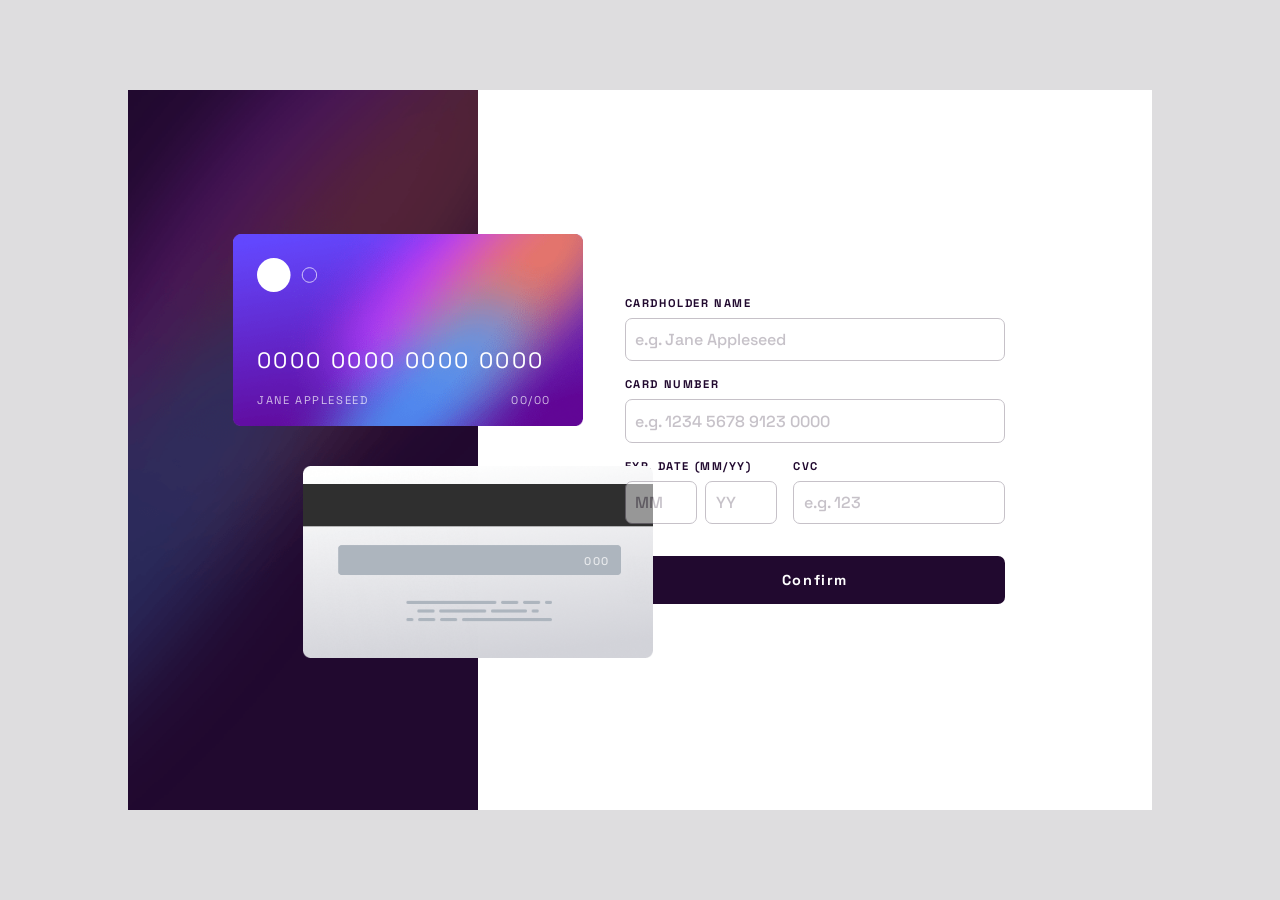
<file: index.html>
<!DOCTYPE html>
<html lang="en">

<head>
  <meta charset="UTF-8">
  <meta name="viewport" content="width=device-width, initial-scale=1.0">
  <!-- displays site properly based on user's device -->

  <link rel="icon" type="image/png" sizes="32x32" href="./images/favicon-32x32.png">
  <link rel="stylesheet" href="style.css">
  <link rel="preconnect" href="https://fonts.googleapis.com">
  <link rel="preconnect" href="https://fonts.gstatic.com" crossorigin>
  <link href="https://fonts.googleapis.com/css2?family=Space+Grotesk:wght@300..700&display=swap" rel="stylesheet">
  <title>Frontend Mentor | Interactive card details form</title>
  <script src="scrips.js"></script>
</head>

<body>

  <main>

    <!---- aside ---->
    <aside>
<!---- front card ---->
      <div class="card">
        <img src="images/card-logo.svg">
        <div class="global-card-info">
          <p class="card-number-display">0000 0000 0000 0000</p>
          <div class="card-info">
            <p class="card-holder-display">JANE APPLESEED</p>
            <p class="card-expiry-display">00/00</p>
          </div>
        </div>
      </div>
<!---- back card ---->
      <div class="card">
        
          <p class="card-cvc-display">000</p>
      
      </div>

    </aside>

    <!---- form ---->
    <section class="form">
      <form action="/submit" method="post">
        <label for="name">Cardholder Name</label>
        <input type="text" id="name" class="input-width-100 card-holder-input" required minlength="1" maxlength="40" placeholder="e.g. Jane Appleseed">
        <label for="number">Card Number</label>
        <input type="text" id="number" required minlength="16" maxlength="19" class="input-width-100 card-number-input" placeholder="e.g. 1234 5678 9123 0000">
        <!---- date and cvc ---->
        <div class="date-cvc">
          <div class="date">
            <label for="month">Exp. Date (MM/YY)</label>
            <!---- month and year ---->
            <div class="input-date">
              <input type="number" id="month" required min="1" max="12" minlength="1" maxlength="2" placeholder="MM">
              <input type="text" id="year" required  minlength="2" maxlength="2" placeholder="YY">
            </div>
          </div>
          <!---- cvc ---->
          <div class="cvc">
            <label for="cvc">CVC</label>
            <input type="text" id="cvc" minlength="3" maxlength="3" required placeholder="e.g. 123">
          </div>
        </div>
        <!---- button ---->
        <button type="submit">Confirm</button>
      </form>
    </section>
  </main>
</body>

</html>
</file>
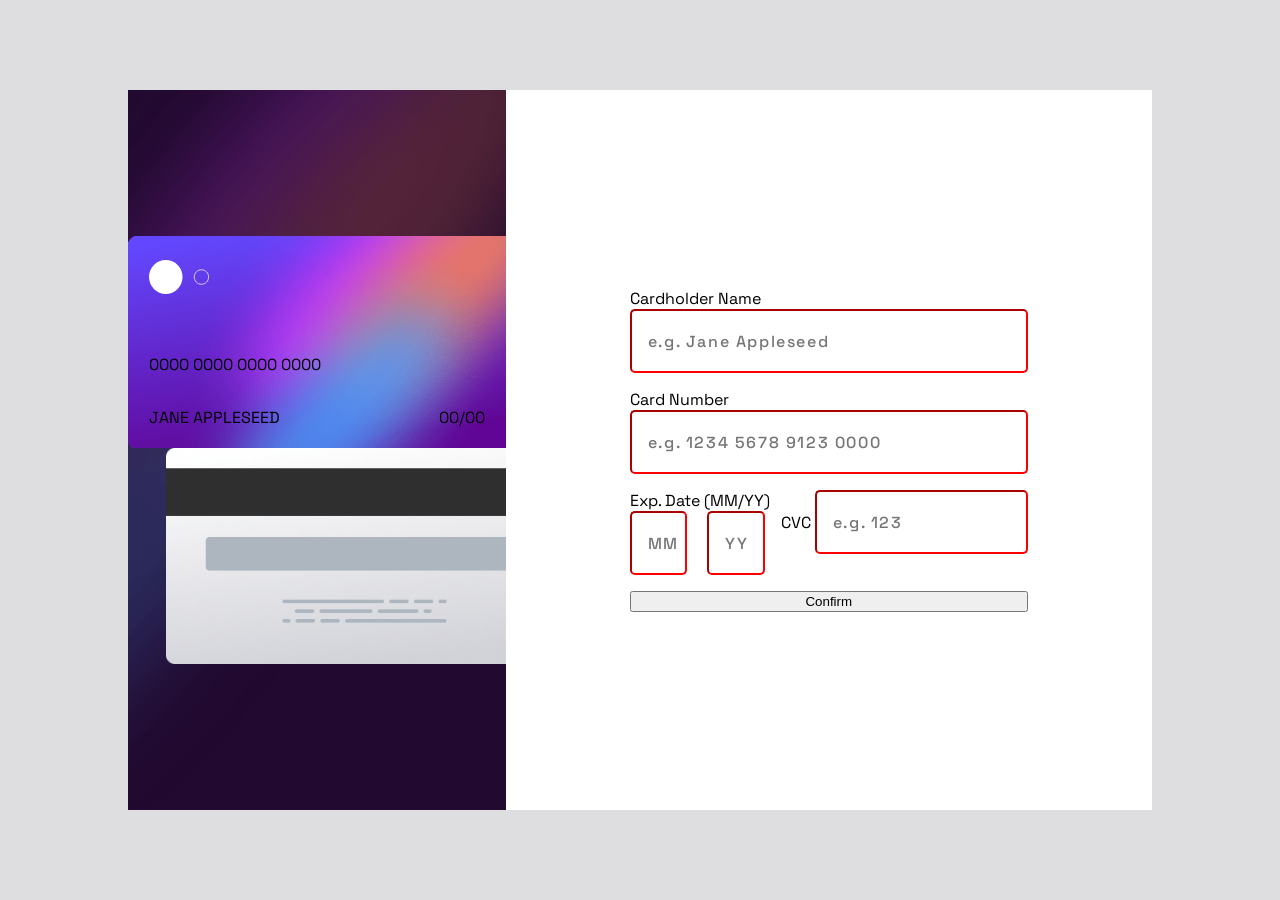
<file: interactive-card-details-form-main/index.html>
<!DOCTYPE html>
<html lang="en">

<head>
  <meta charset="UTF-8">
  <meta name="viewport" content="width=device-width, initial-scale=1.0">
  <!-- displays site properly based on user's device -->

  <link rel="icon" type="image/png" sizes="32x32" href="./images/favicon-32x32.png">
  <link rel="stylesheet" href="style.css">
  <link rel="preconnect" href="https://fonts.googleapis.com">
  <link rel="preconnect" href="https://fonts.gstatic.com" crossorigin>
  <link href="https://fonts.googleapis.com/css2?family=Space+Grotesk:wght@300..700&display=swap" rel="stylesheet">
  <title>Frontend Mentor | Interactive card details form</title>
</head>

<body>

  <main>

    <!---- aside ---->
    <aside>
      <div class="card">
        <img src="images/card-logo.svg">
        <div class="global-card-info">
          <p>0000 0000 0000 0000</p>
          <div class="card-info">
            <p>JANE APPLESEED</p>
            <p>00/00</p>
          </div>
        </div>
      </div>

      <div class="card"></div>

    </aside>
    <section class="form">
      <form action="/submit" method="post">
        <label for="name">Cardholder Name</label>
        <input type="text" id="name" class="input-width-100"placeholder="e.g. Jane Appleseed">
        <label for="number">Card Number</label>
        <input type="text" id="number" class="input-width-100" placeholder="e.g. 1234 5678 9123 0000">

        <div class="date-cvc">
          <div class="date">
            <label for="month">Exp. Date (MM/YY)</label>
            <div class="input-date">
              <input type="text" id="month" placeholder="MM">
              <input type="text" id="year" placeholder="YY">
            </div>
          </div>
          <div class="cvc">
            <label for="cvc">CVC</label>
            <input type="text" id="cvc" placeholder="e.g. 123">
          </div>
        </div>
        <button type="submit">Confirm</button>
      </form>
    </section>
  </main>
</body>

</html>
</file>
<file: style.css>
:root {
    --light-grayish-violet: hsl(270, 3%, 87%);
    --dark-grayish-violet: hsl(279, 6%, 55%);
    --very-dark-violet: hsl(278, 68%, 11%);
    --font-size-card-bottom: 0.7rem;
    --font-weight-500: 500;
    --font-weight-700: 700;
}

* {
    font-family: 'Space Grotesk', sans-serif;
}


body {
    background-color: var(--light-grayish-violet);
    display: flex;
    align-items: center;
    justify-content: center;
    height: 100vh;
    width: 100vw;
    padding: 0;
    margin: 0;
}

main {
    display: grid;
    grid-template-columns: 1fr 2fr;
    height: 80%;
    width: 80%;
}

aside {
    background-image: url(images/bg-main-desktop.png);
    background-size: cover;
    background-repeat: no-repeat;
    position: relative;
    display: flex;
    justify-content: center;
    align-items: flex-end;
    flex-direction: column;
    gap: 2rem;
}

/* CARDS */

.card {
    background-repeat: no-repeat;
    box-sizing: border-box;
}

.card-info {
    display: flex;
    justify-content: space-between;
}


/* FRONT CARD */

.card:first-child {
    background-image: url(images/bg-card-front.png);
    color: white;
    display: flex;
    flex-direction: column;
    justify-content: space-between;
    z-index: 2;
}

.global-card-info>p:first-of-type {
    margin-bottom: 0.5rem;
    letter-spacing: 0.15rem;
    font-size: 1.39rem;
}


.card-info p {
    font-size: var(--font-size-card-bottom);
    color: rgba(255, 255, 255, 0.716);
    letter-spacing: 0.1rem;
}

/* BACK CARD */

.card:last-child {
    background-image: url(images/bg-card-back.png);
    color: rgba(255, 255, 255, 0.716);
    position: relative;
    padding: 3rem;
}

.card:last-child p {
    position: absolute;
    letter-spacing: 0.1rem;
    font-size: var(--font-size-card-bottom);;
}

/* FORM */


.form {
    display: flex;
    flex-direction: column;
    align-items: center;
    justify-content: center;
    background-color: white;
}

form {
    display: flex;
    flex-direction: column;
}

form input {
    border-color: var(--dark-grayish-violet);
    opacity: 0.5;
    border-style: solid;
    border-width: 1px;
    border-radius: 7px;
    height: 2.7rem;
    margin-bottom: 1rem;
    padding-left: 1rem;
    color: var(--very-dark-violet);
    font-size: 1rem;
    font-weight: var(--font-weight-500);
    box-sizing: border-box;
    padding-inline: 0.6rem;
}

form label {
    color: var(--very-dark-violet);
    text-transform: uppercase;
    font-weight: var(--font-weight-700);
    letter-spacing: 0.1rem;
    margin-bottom: 0.5rem;
    font-size: 0.7rem;
}

input::placeholder {
    color: var(--dark-grayish-violet);
    font-size: 1rem;
    font-weight: var(--font-weight-500);
}

.input-width-100 {
    width: 100%;
}

/* DATE */

.date-cvc {
    display: flex;
}

.date {
    display: flex;
    flex-direction: column;

}

.date input {
    width: 4.5rem;
    margin-right: 1rem;
}

.date input:first-of-type {
    margin-right: 0.3rem;
}

/* CVC */

.cvc {
    display: flex;
    flex-direction: column;
  
}

button {
    width: 100%;
    margin-top: 1rem;
    background-color: var(--very-dark-violet);
    color: white;
    border: none;
    border-radius: 7px;
    height: 3rem;
    font-weight: var(--font-weight-700);
    letter-spacing: 0.1rem;
    font-size: 0.9rem;
    cursor: pointer;
}

button:hover {
    background-image: linear-gradient(to right, hsl(249, 99%, 64%), hsl(278, 94%, 30%));
}


/* RESPONSIVE DESKTOP */

@media screen and (min-width: 761px) {
    .card {
        width: 350px;
        height: 200px;
        background-size: contain;
    }

    .card img {
        width: 60px;
    }

    .card:first-child  {
        transform: translateX(30%);
        padding: 1.5rem 2rem 1rem 1.5rem;
    }

    .card:last-child {
        transform: translateX(50%);
    }

    .card:last-child p {
        margin: 0;
        margin-right: 0.7rem;
        font-weight: var(--font-weight-500);
    }

    
    .card:last-child p {
        font-size: var(--font-size-card-bottom);
        right: 2rem;
        bottom: 6.15rem;
    }

}

/* RESPONSIVE MOBILE */

@media screen and (max-width: 760px) {

    html {
        font-size: 15px;
    }

    main {
        grid-template-columns: 1fr;
        grid-template-rows: 16.8rem 1fr;
        height: 100%;
        width: 100%;
    }

    aside {
        display: flex;
        justify-content: flex-start;
        padding: 2.5rem 2rem 0 3rem;
    }

    .card {
        background-position: center;
        background-size: contain;
        box-sizing: border-box;
        height: 11.5rem;
        width: 20rem;
    }

    .card img {
        width: 3.5rem;
    }

    .card:first-child {
        position: absolute;
        bottom: 0;
        left: 1rem;
        transform: translateY(29%);
        padding: 1.5rem 1.3rem 0.8rem 1.3rem;
    }

    .global-card-info>p:first-of-type {
        letter-spacing: 0.1rem;
    }

    .cvc input {
        margin: 0;
    }
    
    .card:last-child p {
        right: 2.5rem;
        bottom: 4.7rem;
        
    }

    .global-card-info {
        display: flex;
        flex-direction: column;
        justify-content: center;
        height: 60%;
    }

}
</file>
<file: interactive-card-details-form-main/style.css>
:root {
    --light-grayish-violet: hsl(270, 3%, 87%);
    --dark-grayish-violet: hsl(279, 6%, 55%);
    --very-dark-violet: hsl(278, 68%, 11%);
}


body {
    font-family: 'Space Grotesk', sans-serif;
    background-color: var(--light-grayish-violet);
    display: flex;
    align-items: center;
    justify-content: center;
    height: 100vh;
    width: 100vw;
    padding: 0;
    margin: 0;
}

main {
    display: grid;
    grid-template-columns: 1fr 2fr;
    height: 80%;
    width: 80%;
}

aside {
    background-image: url(images/bg-main-desktop.png);
    background-size: cover;
    background-repeat: no-repeat;
    position: relative;
    display: flex;
    justify-content: center;
    align-items: flex-end;
    flex-direction: column;
}

.form {
    display: flex;
    flex-direction: column;
    align-items: center;
    justify-content: center;
    background-color: white;
}

.card:first-child .card-info {
    display: flex;
    justify-content: space-between;
}

.card:first-child {
    background-image: url(images/bg-card-front.png);
    background-size: cover;
    background-repeat: no-repeat;
    padding: 1.5rem 1.3rem 0.2rem 1.3rem;
    height: 11.5rem;
    width: 21rem;
    display: flex;
    flex-direction: column;
    justify-content: space-between;
}


.card:last-child {
    background-image: url(images/bg-card-back.png);
    background-size: cover;
    background-repeat: no-repeat;
}

form {
    display: flex;
    flex-direction: column;
    justify-content: space-between;
    align-items: flex-start;

    padding: 1.5rem;
}

.form input {
    border-color: red;
    border-width: 2px;
    border-radius: 5px;
    ;
    height: 4rem;
    margin-bottom: 1rem;
    padding-left: 1rem;
    color: var(--very-dark-violet);
    font-size: 1rem;
    font-weight: 500;
    font-family: 'Space Grotesk', sans-serif;
    letter-spacing: 0.1rem;
    box-sizing: border-box;
}

.input-width-100 {
    width: 100%;
}

.date-cvc {
    display: flex;
}


.date input {
    width: 3.6rem;
    margin-right: 1rem;
}

button {
    width: 100%;
}

/* RESPONSIVE DESKTOP */

@media screen and (min-width: 376px) {
    .card {
        width: 90%;
        height: 30%;
    }

    .card img {
        width: 60px;
    }
}

/* RESPONSIVE MOBILE */

@media screen and (max-width: 375px) {

    html {
        font-size: 12px;
    }

    main {
        grid-template-columns: 1fr;
        grid-template-rows: 1fr 3fr;
        height: 100%;
        width: 100%;
    }

    aside {
        display: flex;
        justify-content: flex-start;
        padding: 2.5rem 2rem 0 3rem;
    }

    .card {
        color: white;
        background-position: center;
        background-size: contain;
        box-sizing: border-box;
    }

    .card img {
        width: 3.5rem;
    }

    .card:first-child {
        position: absolute;
        background-size: contain;
        bottom: 0;
        left: 1rem;
        transform: translateY(24%);
        width: 20rem;

    }

    .card:last-child {
        width: 20rem;
        height: 11.5rem;
        background-size: contain;

    }

    .global-card-info {
        display: flex;
        flex-direction: column;
        justify-content: center;
        height: 60%;
    }

    .global-card-info>p:first-of-type {
        margin-bottom: 0;
        font-weight: 600;
        letter-spacing: 0.1rem;
    }

    .card-info p {
        font-size: 0.8rem;

        color: rgba(255, 255, 255, 0.716);
    }


    .date {
        display: flex;
       flex-direction: column;
    }

    .cvc {
        display: flex;
        flex-direction: column;
        
    }

    .cvc input {
        margin: 0;
    }



}
</file>
